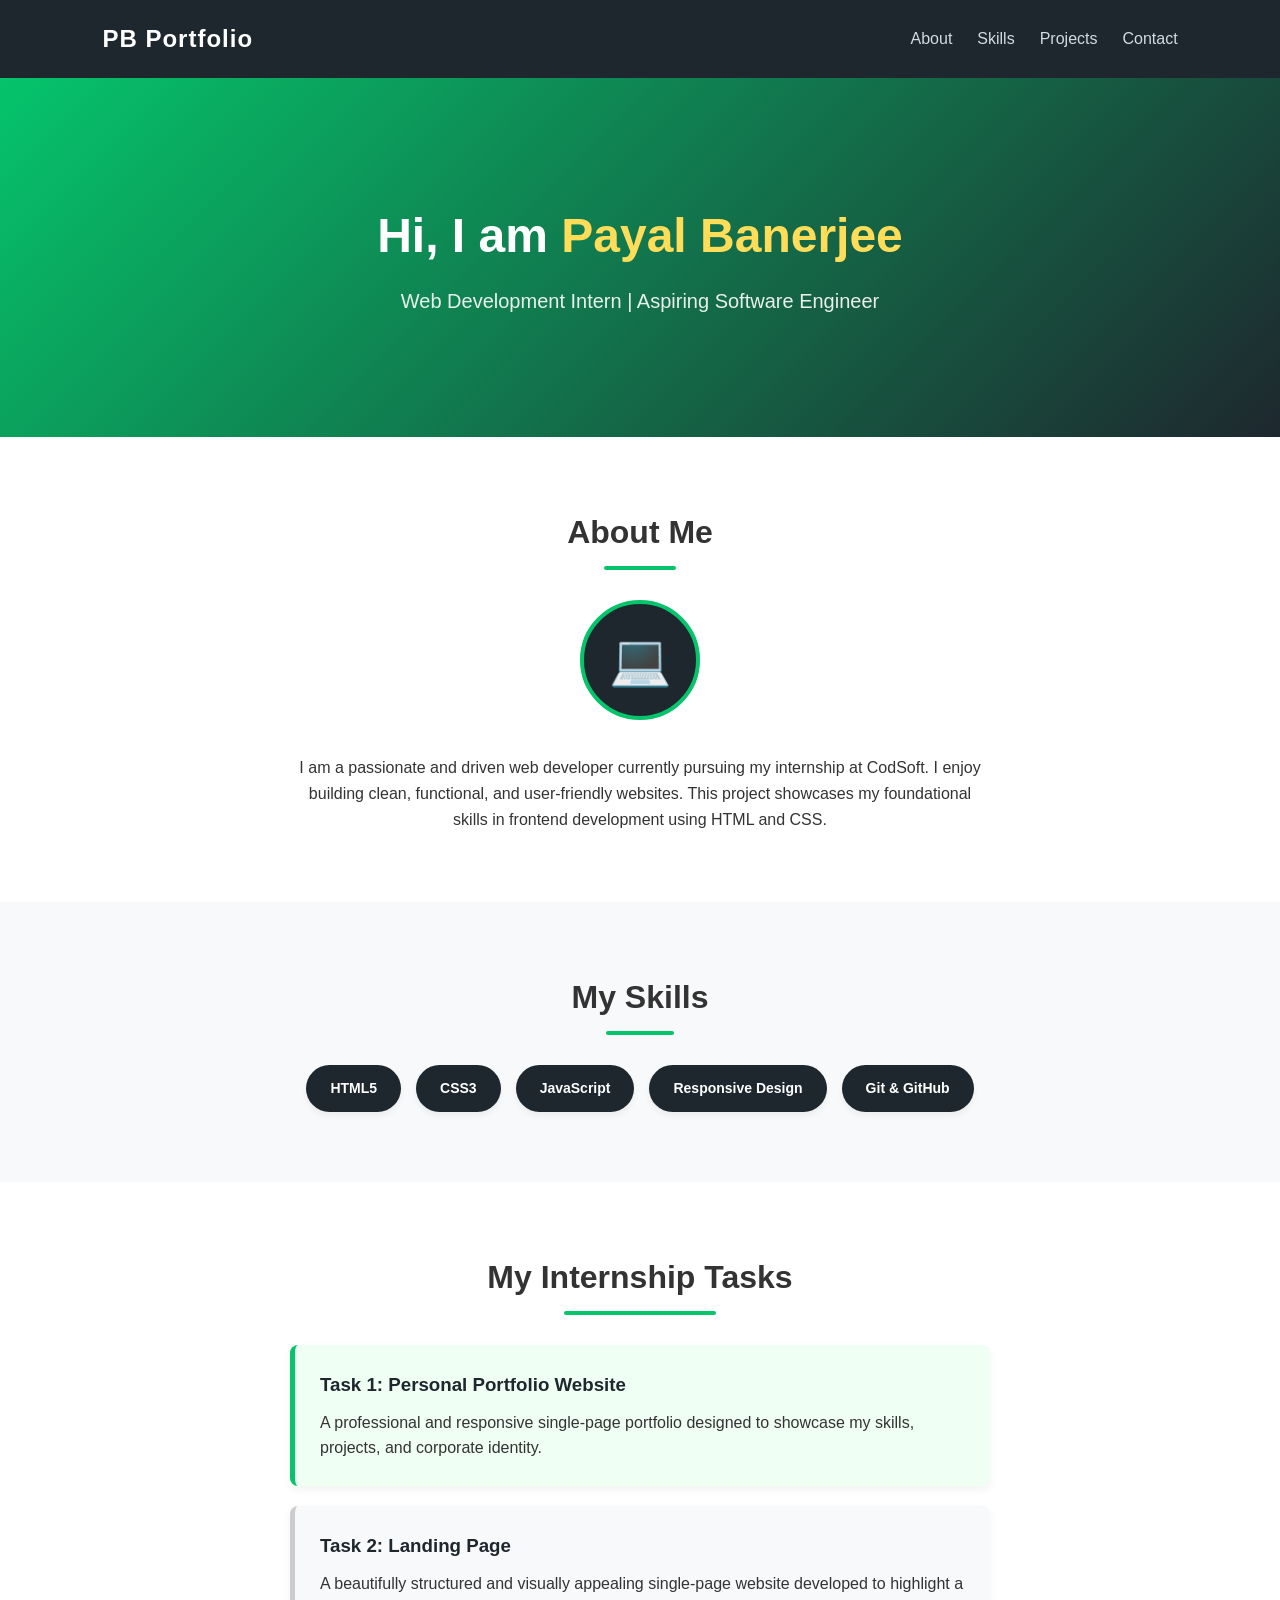
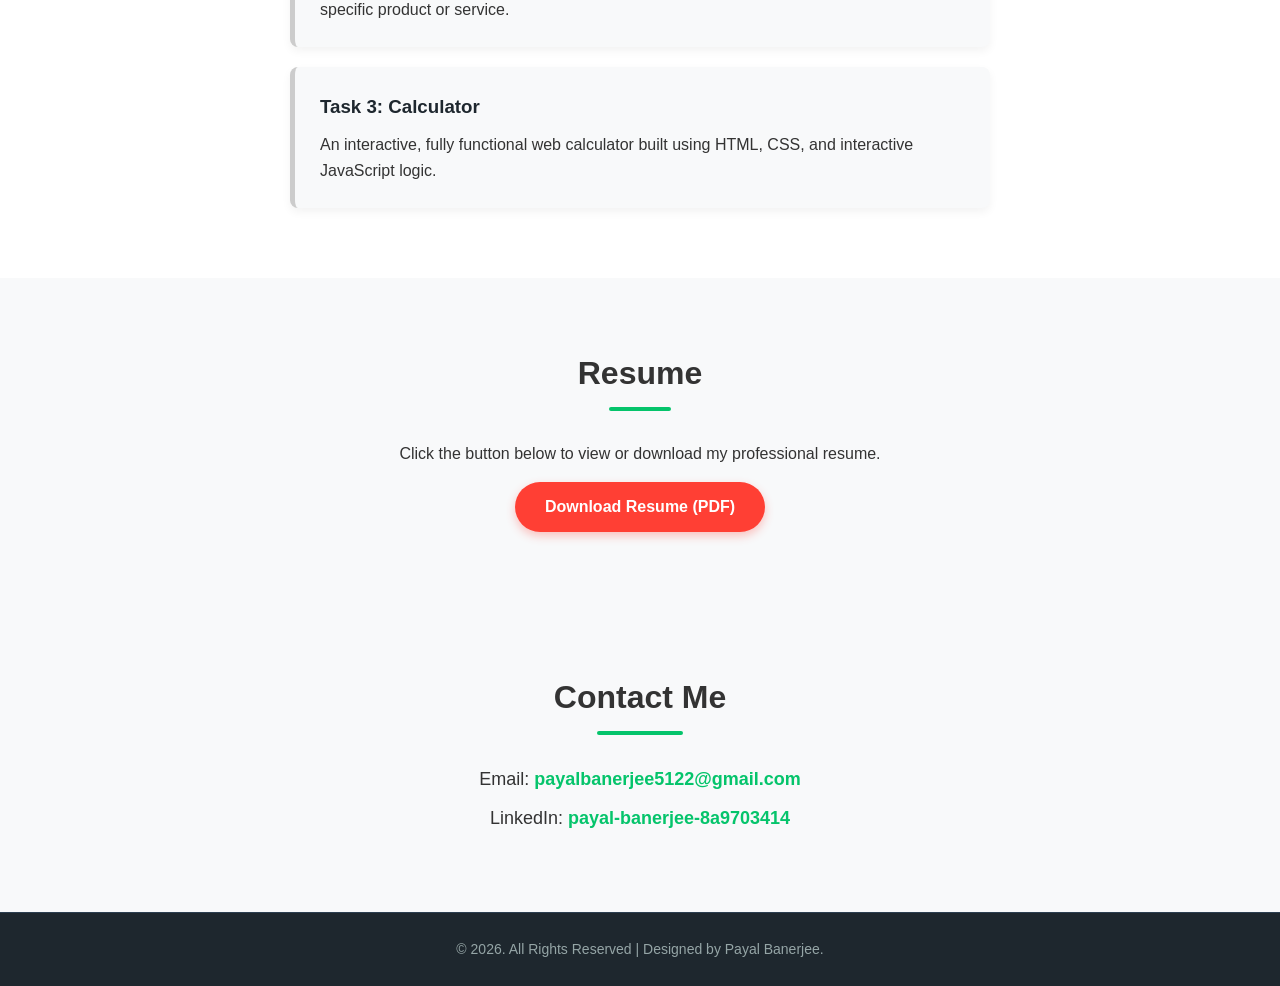
<file: index.html>
<!DOCTYPE html>
<html lang="en">
<head>
    <meta charset="UTF-8">
    <meta name="viewport" content="width=device-width, initial-scale=1.0">
    <title>Payal Banerjee | Portfolio</title>
    <link rel="stylesheet" href="style.css">
</head>
<body>

    <header>
        <div class="logo">PB Portfolio</div>
        <nav>
            <ul>
                <li><a href="#about">About</a></li>
                <li><a href="#skills">Skills</a></li>
                <li><a href="#projects">Projects</a></li>
                <li><a href="#contact">Contact</a></li>
            </ul>
        </nav>
    </header>

    <section class="hero">
        <h1>Hi, I am <span class="highlight">Payal Banerjee</span></h1>
        <p>Web Development Intern | Aspiring Software Engineer</p>
    </section>

    <section id="about" class="about">
        <h2>About Me</h2>
        <div class="about-content">
            <div class="profile-icon">💻</div>
            <p>I am a passionate and driven web developer currently pursuing my internship at CodSoft. I enjoy building clean, functional, and user-friendly websites. This project showcases my foundational skills in frontend development using HTML and CSS.</p>
        </div>
    </section>

    <section id="skills" class="skills">
        <h2>My Skills</h2>
        <div class="skills-list">
            <div class="skill-box">HTML5</div>
            <div class="skill-box">CSS3</div>
            <div class="skill-box">JavaScript</div>
            <div class="skill-box">Responsive Design</div>
            <div class="skill-box">Git & GitHub</div>
        </div>
    </section>

    <section id="projects" class="projects">
        <h2>My Internship Tasks</h2>
        <div class="project-container">
            <div class="project-card active-task">
                <h3>Task 1: Personal Portfolio Website</h3>
                <p>A professional and responsive single-page portfolio designed to showcase my skills, projects, and corporate identity.</p>
            </div>
            <div class="project-card">
                <h3>Task 2: Landing Page</h3>
                <p>A beautifully structured and visually appealing single-page website developed to highlight a specific product or service.</p>
            </div>
            <div class="project-card">
                <h3>Task 3: Calculator</h3>
                <p>An interactive, fully functional web calculator built using HTML, CSS, and interactive JavaScript logic.</p>
            </div>
        </div>
    </section>

    <section class="resume">
        <h2>Resume</h2>
        <p>Click the button below to view or download my professional resume.</p>
        <a href="my-resume.pdf" download class="btn">Download Resume (PDF)</a>
    </section>

    <section id="contact" class="contact">
        <h2>Contact Me</h2>
        <p>Email: <a href="mailto:payalbanerjee5122@gmail.com">payalbanerjee5122@gmail.com</a></p>
        <p>LinkedIn: <a href="https://www.linkedin.com/in/payal-banerjee-8a9703414" target="_blank">payal-banerjee-8a9703414</a></p>
    </section>

    <footer>
        <p>&copy; 2026. All Rights Reserved | Designed by Payal Banerjee.</p>
    </footer>

</body>
</html>
</file>
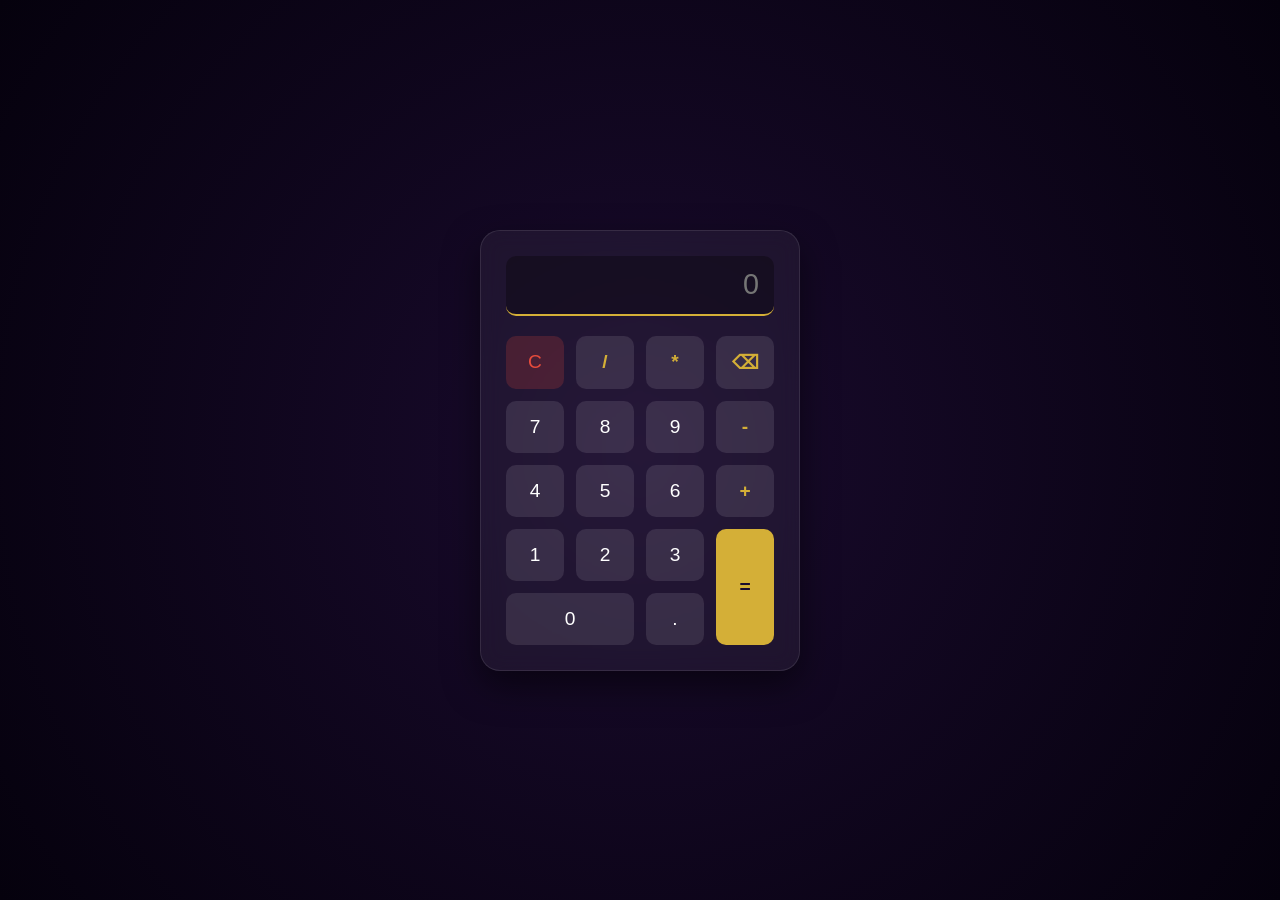
<file: calcu.html>
<!DOCTYPE html>
<html lang="en">
<head>
    <meta charset="UTF-8">
    <meta name="viewport" content="width=device-width, initial-scale=1.0">
    <title>AbhiYu Calculator</title>
    <link rel="stylesheet" href="calcu.css">
</head>
<body>
    <div class="calculator">
        <input type="text" id="display" readonly placeholder="0">
        <div class="buttons">
            <button class="btn clear" onclick="clearDisplay()">C</button>
            <button class="btn operator" onclick="appendValue('/')">/</button>
            <button class="btn operator" onclick="appendValue('*')">*</button>
            <button class="btn operator" onclick="deleteLast()">⌫</button>
            
            <button class="btn" onclick="appendValue('7')">7</button>
            <button class="btn" onclick="appendValue('8')">8</button>
            <button class="btn" onclick="appendValue('9')">9</button>
            <button class="btn operator" onclick="appendValue('-')">-</button>
            
            <button class="btn" onclick="appendValue('4')">4</button>
            <button class="btn" onclick="appendValue('5')">5</button>
            <button class="btn" onclick="appendValue('6')">6</button>
            <button class="btn operator" onclick="appendValue('+')">+</button>
            
            <button class="btn" onclick="appendValue('1')">1</button>
            <button class="btn" onclick="appendValue('2')">2</button>
            <button class="btn" onclick="appendValue('3')">3</button>
            <button class="btn equal" onclick="calculate()">=</button>
            
            <button class="btn zero" onclick="appendValue('0')">0</button>
            <button class="btn" onclick="appendValue('.')">.</button>
        </div>
    </div>
    <script src="calcu.js"></script>
</body>
</html>
</file>
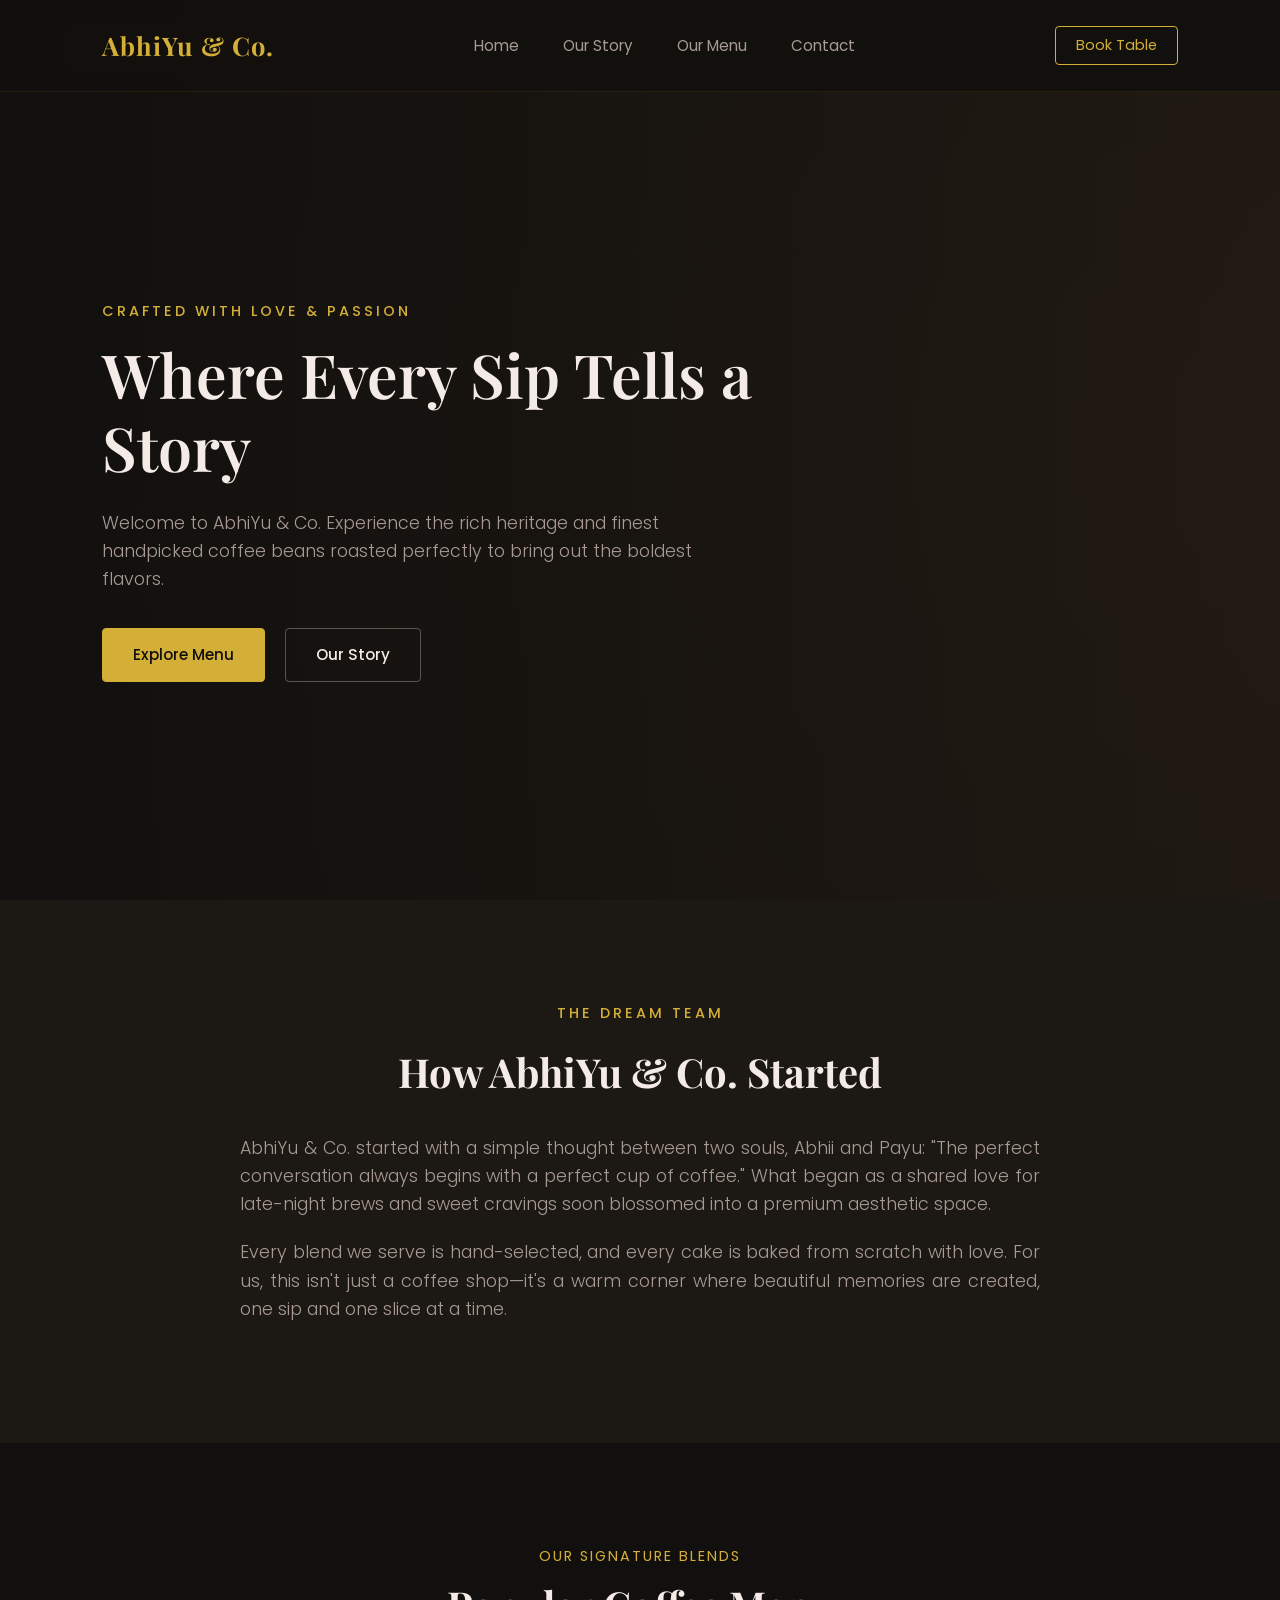
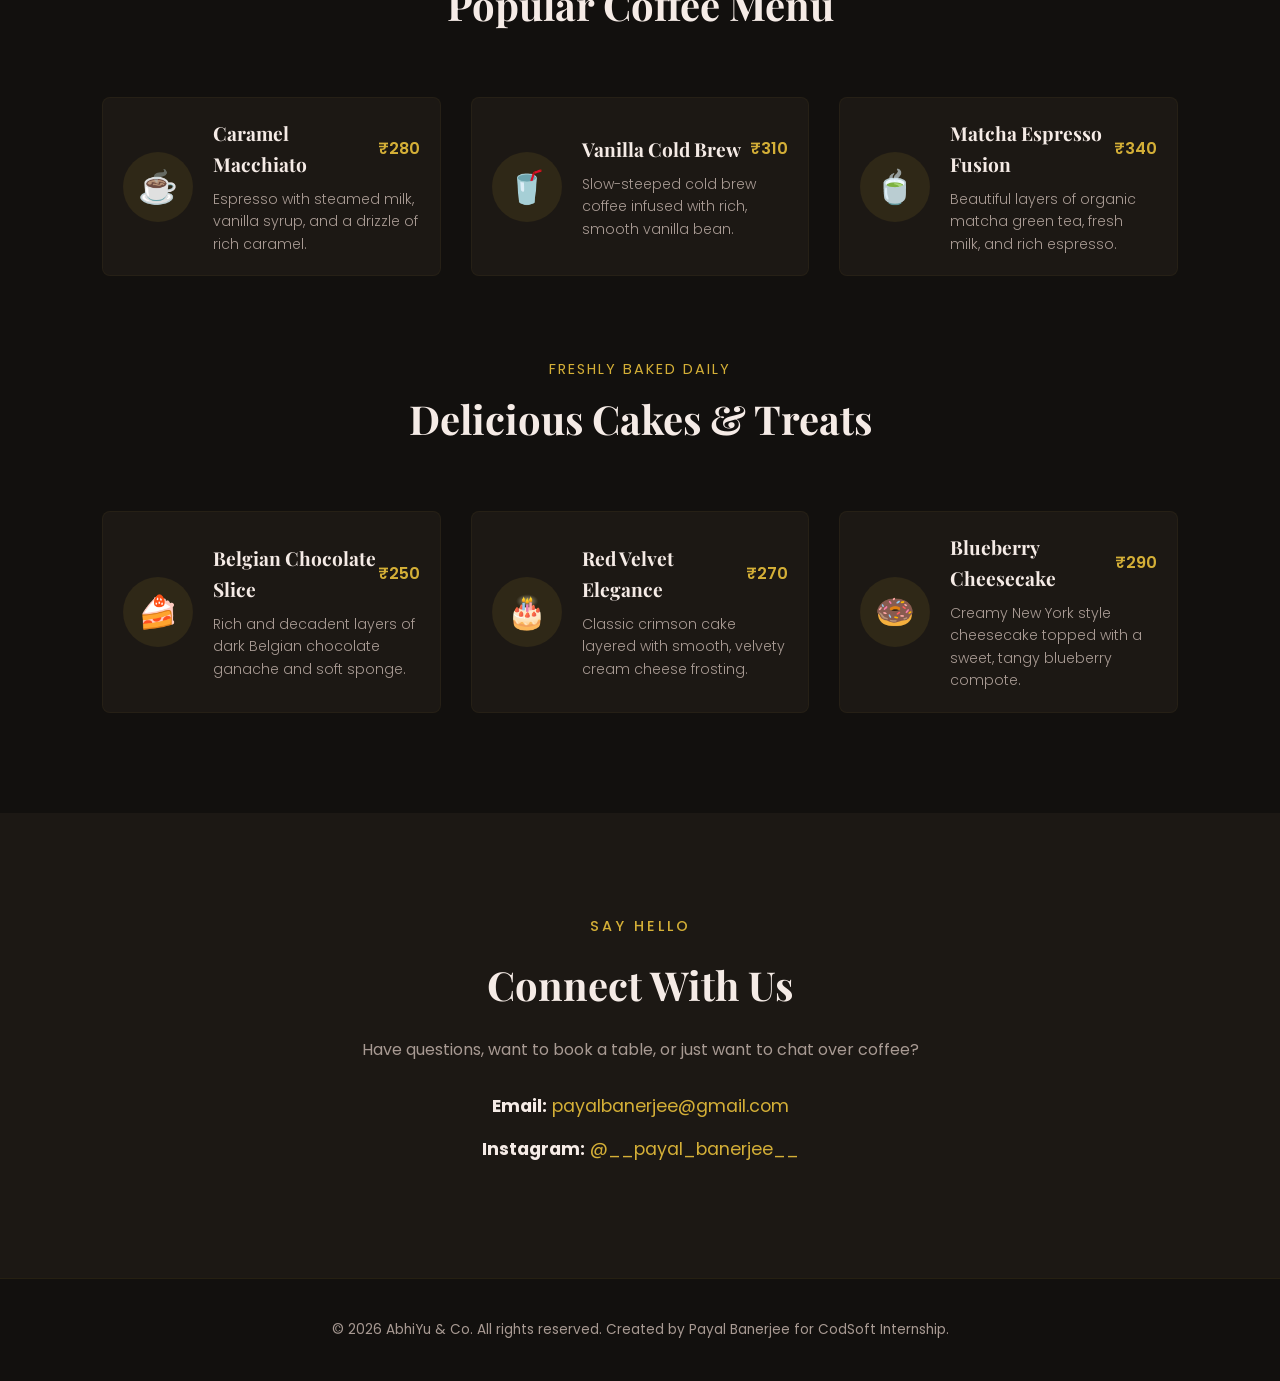
<file: landing.html>
<!DOCTYPE html>
<html lang="en">
<head>
    <meta charset="UTF-8">
    <meta name="viewport" content="width=device-width, initial-scale=1.0">
    <title>AbhiYu & Co. | Premium Coffee & Bakehouse</title>
    <link rel="preconnect" href="https://fonts.googleapis.com">
    <link rel="preconnect" href="https://fonts.gstatic.com" crossorigin>
    <link href="https://fonts.googleapis.com/css2?family=Playfair+Display:ital,wght@0,400..900;1,400..900&family=Poppins:wght@300;400;500;600&display=swap" rel="stylesheet">
    <link rel="stylesheet" href="landing.css">
</head>
<body>

    <header class="navbar">
        <div class="logo">AbhiYu & Co.</div>
        <nav class="nav-links">
            <a href="#home" class="active">Home</a>
            <a href="#about">Our Story</a>
            <a href="#menu">Our Menu</a>
            <a href="#contact">Contact</a>
        </nav>
        <button class="btn-nav">Book Table</button>
    </header>

    <section id="home" class="hero">
        <div class="hero-content">
            <span class="sub-title">Crafted with Love & Passion</span>
            <h1>Where Every Sip Tells a Story</h1>
            <p>Welcome to AbhiYu & Co. Experience the rich heritage and finest handpicked coffee beans roasted perfectly to bring out the boldest flavors.</p>
            <div class="hero-buttons">
                <a href="#menu" class="btn-primary">Explore Menu</a>
                <a href="#about" class="btn-secondary">Our Story</a>
            </div>
        </div>
    </section>

    <section id="about" class="story-section">
        <div class="story-container">
            <span class="sub-title">The Dream Team</span>
            <h2>How AbhiYu & Co. Started</h2>
            <p class="story-text">
                AbhiYu & Co. started with a simple thought between two souls, Abhii and Payu: "The perfect conversation always begins with a perfect cup of coffee." What began as a shared love for late-night brews and sweet cravings soon blossomed into a premium aesthetic space. 
            </p>
            <p class="story-text">
                Every blend we serve is hand-selected, and every cake is baked from scratch with love. For us, this isn't just a coffee shop—it's a warm corner where beautiful memories are created, one sip and one slice at a time.
            </p>
        </div>
    </section>

    <section id="menu" class="menu-section">
        <div class="section-header">
            <span>Our Signature Blends</span>
            <h2>Popular Coffee Menu</h2>
        </div>
        
        <div class="menu-grid">
            <div class="menu-item">
                <div class="menu-img-placeholder">☕</div>
                <div class="menu-info">
                    <div class="item-title-row">
                        <h3>Caramel Macchiato</h3>
                        <span class="price">₹280</span>
                    </div>
                    <p>Espresso with steamed milk, vanilla syrup, and a drizzle of rich caramel.</p>
                </div>
            </div>

            <div class="menu-item">
                <div class="menu-img-placeholder">🥤</div>
                <div class="menu-info">
                    <div class="item-title-row">
                        <h3>Vanilla Cold Brew</h3>
                        <span class="price">₹310</span>
                    </div>
                    <p>Slow-steeped cold brew coffee infused with rich, smooth vanilla bean.</p>
                </div>
            </div>

            <div class="menu-item">
                <div class="menu-img-placeholder">🍵</div>
                <div class="menu-info">
                    <div class="item-title-row">
                        <h3>Matcha Espresso Fusion</h3>
                        <span class="price">₹340</span>
                    </div>
                    <p>Beautiful layers of organic matcha green tea, fresh milk, and rich espresso.</p>
                </div>
            </div>
        </div>

        <div class="section-header" style="margin-top: 80px;">
            <span>Freshly Baked Daily</span>
            <h2>Delicious Cakes & Treats</h2>
        </div>

        <div class="menu-grid">
            <div class="menu-item">
                <div class="menu-img-placeholder">🍰</div>
                <div class="menu-info">
                    <div class="item-title-row">
                        <h3>Belgian Chocolate Slice</h3>
                        <span class="price">₹250</span>
                    </div>
                    <p>Rich and decadent layers of dark Belgian chocolate ganache and soft sponge.</p>
                </div>
            </div>

            <div class="menu-item">
                <div class="menu-img-placeholder">🎂</div>
                <div class="menu-info">
                    <div class="item-title-row">
                        <h3>Red Velvet Elegance</h3>
                        <span class="price">₹270</span>
                    </div>
                    <p>Classic crimson cake layered with smooth, velvety cream cheese frosting.</p>
                </div>
            </div>

            <div class="menu-item">
                <div class="menu-img-placeholder">🍩</div>
                <div class="menu-info">
                    <div class="item-title-row">
                        <h3>Blueberry Cheesecake</h3>
                        <span class="price">₹290</span>
                    </div>
                    <p>Creamy New York style cheesecake topped with a sweet, tangy blueberry compote.</p>
                </div>
            </div>
        </div>
    </section>

    <section id="contact" class="contact-section">
        <div class="contact-box">
            <span class="sub-title">Say Hello</span>
            <h2>Connect With Us</h2>
            <p>Have questions, want to book a table, or just want to chat over coffee?</p>
            <div class="contact-details">
                <p><strong>Email:</strong> <a href="mailto:payalbanerjee@gmail.com">payalbanerjee@gmail.com</a></p>
                <p><strong>Instagram:</strong> <a href="https://instagram.com/__payal_banerjee__" target="_blank">@__payal_banerjee__</a></p>
            </div>
        </div>
    </section>

    <footer>
        <p>&copy; 2026 AbhiYu & Co. All rights reserved. Created by Payal Banerjee for CodSoft Internship.</p>
    </footer>

</body>
</html>
</file>
<file: style.css>
* {
    margin: 0;
    padding: 0;
    box-sizing: border-box;
    font-family: 'Segoe UI', Tahoma, Geneva, Verdana, sans-serif;
}

body {
    background-color: #f8f9fa;
    color: #333;
    line-height: 1.6;
}

/* Header & Navigation */
header {
    background-color: #1e272e;
    color: white;
    display: flex;
    justify-content: space-between;
    align-items: center;
    padding: 20px 8%;
    position: sticky;
    top: 0;
    z-index: 1000;
}

header .logo {
    font-size: 24px;
    font-weight: bold;
    letter-spacing: 1px;
}

header nav ul {
    list-style: none;
    display: flex;
}

header nav ul li {
    margin-left: 25px;
}

header nav ul li a {
    color: #d2dae2;
    text-decoration: none;
    font-weight: 500;
    transition: color 0.3s ease;
}

header nav ul li a:hover {
    color: #05c46b;
}

/* Sections Global Layout */
section {
    padding: 70px 8%;
    text-align: center;
}

/* Hero Section */
.hero {
    background: linear-gradient(135deg, #05c46b, #1e272e);
    color: white;
    padding: 120px 8%;
}

.hero h1 {
    font-size: 48px;
    margin-bottom: 10px;
}

.hero .highlight {
    color: #ffdd59;
}

.hero p {
    font-size: 20px;
    opacity: 0.9;
}

/* About Section */
.about {
    background-color: white;
}

.about h2, .skills h2, .projects h2, .resume h2, .contact h2 {
    font-size: 32px;
    margin-bottom: 30px;
    position: relative;
    display: inline-block;
}

.about h2::after, .skills h2::after, .projects h2::after, .resume h2::after, .contact h2::after {
    content: '';
    display: block;
    width: 50%;
    height: 4px;
    background-color: #05c46b;
    margin: 8px auto 0 auto;
    border-radius: 2px;
}

.about-content {
    display: flex;
    flex-direction: column;
    align-items: center;
    max-width: 700px;
    margin: 0 auto;
    gap: 20px;
}

/* Icon Styling instead of Photo */
.profile-icon {
    width: 120px;
    height: 120px;
    background-color: #1e272e;
    font-size: 50px;
    display: flex;
    justify-content: center;
    align-items: center;
    border-radius: 50%;
    border: 4px solid #05c46b;
    margin-bottom: 15px;
}

/* Skills Section */
.skills-list {
    display: flex;
    justify-content: center;
    gap: 15px;
    flex-wrap: wrap;
    max-width: 800px;
    margin: 0 auto;
}

.skill-box {
    background-color: #1e272e;
    color: white;
    padding: 12px 24px;
    border-radius: 25px;
    font-weight: bold;
    font-size: 14px;
    box-shadow: 0 4px 6px rgba(0,0,0,0.05);
}

/* Projects Section */
.projects {
    background-color: white;
}

.project-container {
    display: flex;
    flex-direction: column;
    gap: 20px;
    max-width: 700px;
    margin: 0 auto;
}

.project-card {
    background-color: #f8f9fa;
    padding: 25px;
    border-radius: 8px;
    text-align: left;
    border-left: 5px solid #ccc;
    box-shadow: 0 4px 10px rgba(0,0,0,0.05);
}

/* Highlighting Current Task 1 */
.project-card.active-task {
    border-left: 5px solid #05c46b;
    background-color: #f0fff4;
}

.project-card h3 {
    margin-bottom: 10px;
    color: #1e272e;
}

/* Button */
.btn {
    display: inline-block;
    background-color: #ff3f34;
    color: white;
    padding: 12px 30px;
    text-decoration: none;
    border-radius: 25px;
    margin-top: 15px;
    font-weight: bold;
    box-shadow: 0 4px 10px rgba(255, 63, 52, 0.3);
    transition: background 0.3s ease;
}

.btn:hover {
    background-color: #e12d24;
}

/* Contact Section */
.contact p {
    font-size: 18px;
    margin-bottom: 10px;
}

.contact a {
    color: #05c46b;
    text-decoration: none;
    font-weight: bold;
}

/* Footer */
footer {
    background-color: #1e272e;
    color: #95a5a6;
    text-align: center;
    padding: 25px;
    font-size: 14px;
    border-top: 1px solid #2c3e50;
}
</file>
<file: calcu.css>
* {
    margin: 0;
    padding: 0;
    box-sizing: border-box;
    font-family: 'Poppins', sans-serif;
}

body {
    display: flex;
    justify-content: center;
    align-items: center;
    min-height: 100vh;
    background: radial-gradient(circle, #1a0b2e, #05010d);
}

.calculator {
    background: rgba(255, 255, 255, 0.05);
    backdrop-filter: blur(10px);
    border: 1px solid rgba(255, 255, 255, 0.1);
    padding: 25px;
    border-radius: 20px;
    box-shadow: 0 15px 35px rgba(0, 0, 0, 0.5);
    width: 320px;
}

#display {
    width: 100%;
    height: 60px;
    background: rgba(0, 0, 0, 0.3);
    border: none;
    outline: none;
    border-radius: 10px;
    color: #fff;
    text-align: right;
    padding: 15px;
    font-size: 1.8rem;
    margin-bottom: 20px;
    border-bottom: 2px solid #d4af37;
}

.buttons {
    display: grid;
    grid-template-columns: repeat(4, 1fr);
    gap: 12px;
}

.btn {
    padding: 15px;
    font-size: 1.2rem;
    border: none;
    border-radius: 10px;
    cursor: pointer;
    background: rgba(255, 255, 255, 0.1);
    color: #fff;
    transition: all 0.2s ease;
}

.btn:hover {
    background: rgba(255, 255, 255, 0.2);
    transform: translateY(-2px);
}

.operator {
    color: #d4af37;
    font-weight: bold;
}

.clear {
    background: rgba(231, 76, 60, 0.2);
    color: #e74c3c;
}

.equal {
    grid-row: span 2;
    background: #d4af37;
    color: #1a0b2e;
    font-weight: bold;
}

.equal:hover {
    background: #f1c40f;
}

.zero {
    grid-column: span 2;
}
</file>
<file: landing.css>
/* --- Global Reset & Aesthetic Variables --- */
:root {
    --bg-dark: #12100E;       /* Luxurious Matte Dark Brown/Black */
    --surface: #1C1814;       /* Lighter Coffee tone for sections */
    --accent: #D4AF37;        /* Elegant Antique Gold */
    --text-main: #F5EBE6;     /* Off-white soft text */
    --text-muted: #A89A93;    /* Muted warm grey text */
    --font-heading: 'Playfair Display', serif;
    --font-body: 'Poppins', sans-serif;
    --transition: all 0.3s cubic-bezier(0.25, 0.8, 0.25, 1);
}

* {
    margin: 0;
    padding: 0;
    box-sizing: border-box;
    scroll-behavior: smooth;
}

body {
    background-color: var(--bg-dark);
    color: var(--text-main);
    font-family: var(--font-body);
    line-height: 1.6;
}

/* --- Header / Navigation Bar --- */
.navbar {
    display: flex;
    justify-content: space-between;
    align-items: center;
    padding: 25px 8%;
    background-color: rgba(18, 16, 14, 0.95);
    position: fixed;
    top: 0;
    width: 100%;
    z-index: 1000;
    border-bottom: 1px solid rgba(212, 175, 55, 0.1);
    backdrop-filter: blur(10px);
}

.logo {
    font-family: var(--font-heading);
    font-size: 1.6rem;
    font-weight: 700;
    color: var(--accent);
    letter-spacing: 1px;
}

.nav-links a {
    text-decoration: none;
    color: var(--text-muted);
    margin: 0 20px;
    font-weight: 400;
    font-size: 0.95rem;
    transition: var(--transition);
}

.nav-links a:hover {
    color: var(--accent);
}

.btn-nav {
    background: transparent;
    border: 1px solid var(--accent);
    color: var(--accent);
    padding: 8px 20px;
    font-family: var(--font-body);
    font-size: 0.9rem;
    cursor: pointer;
    border-radius: 4px;
    transition: var(--transition);
}

.btn-nav:hover {
    background: var(--accent);
    color: var(--bg-dark);
}

/* --- Hero Section --- */
.hero {
    height: 100vh;
    display: flex;
    align-items: center;
    padding: 0 8%;
    background: linear-gradient(to right, rgba(18, 16, 14, 0.95), rgba(28, 24, 20, 0.7)), 
                radial-gradient(circle at right, #332211 0%, #12100E 100%);
    padding-top: 80px;
}

.hero-content {
    max-width: 650px;
}

.sub-title {
    color: var(--accent);
    font-size: 0.9rem;
    text-transform: uppercase;
    letter-spacing: 3px;
    display: inline-block;
    margin-bottom: 15px;
    font-weight: 500;
}

.hero h1 {
    font-family: var(--font-heading);
    font-size: 3.8rem;
    line-height: 1.2;
    margin-bottom: 25px;
    font-weight: 600;
}

.hero p {
    color: var(--text-muted);
    font-size: 1.1rem;
    margin-bottom: 35px;
    font-weight: 300;
}

.hero-buttons {
    display: flex;
    gap: 20px;
}

.btn-primary {
    background-color: var(--accent);
    color: var(--bg-dark);
    text-decoration: none;
    padding: 14px 30px;
    font-weight: 500;
    font-size: 0.95rem;
    border-radius: 4px;
    transition: var(--transition);
    border: 1px solid var(--accent);
}

.btn-primary:hover {
    background-color: transparent;
    color: var(--accent);
    transform: translateY(-3px);
}

.btn-secondary {
    border: 1px solid rgba(245, 235, 230, 0.3);
    color: var(--text-main);
    text-decoration: none;
    padding: 14px 30px;
    font-weight: 500;
    font-size: 0.95rem;
    border-radius: 4px;
    transition: var(--transition);
}

.btn-secondary:hover {
    border-color: var(--text-main);
    transform: translateY(-3px);
}

/* --- Story Section --- */
.story-section {
    padding: 100px 8%;
    background-color: var(--surface);
    text-align: center;
}

.story-container {
    max-width: 800px;
    margin: 0 auto;
}

.story-section h2 {
    font-family: var(--font-heading);
    font-size: 2.5rem;
    margin-bottom: 30px;
}

.story-text {
    color: var(--text-muted);
    font-size: 1.1rem;
    margin-bottom: 20px;
    font-weight: 300;
    text-align: justify;
    text-justify: inter-word;
}

/* --- Menu Section --- */
.menu-section {
    padding: 100px 8%;
}

.section-header {
    text-align: center;
    margin-bottom: 60px;
}

.section-header span {
    color: var(--accent);
    font-size: 0.9rem;
    text-transform: uppercase;
    letter-spacing: 2px;
}

.section-header h2 {
    font-family: var(--font-heading);
    font-size: 2.5rem;
    margin-top: 5px;
}

.menu-grid {
    display: grid;
    grid-template-columns: repeat(auto-fit, minmax(320px, 1fr));
    gap: 30px;
}

.menu-item {
    background-color: var(--surface);
    border-radius: 8px;
    overflow: hidden;
    display: flex;
    align-items: center;
    padding: 20px;
    border: 1px solid rgba(212, 175, 55, 0.05);
    transition: var(--transition);
}

.menu-item:hover {
    transform: translateY(-5px);
    border-color: rgba(212, 175, 55, 0.2);
}

.menu-img-placeholder {
    width: 70px;
    height: 70px;
    background-color: rgba(212, 175, 55, 0.1);
    border-radius: 50%;
    display: flex;
    align-items: center;
    justify-content: center;
    font-size: 2rem;
    margin-right: 20px;
    flex-shrink: 0;
}

.menu-info {
    flex-grow: 1;
}

.item-title-row {
    display: flex;
    justify-content: space-between;
    align-items: center;
    margin-bottom: 8px;
}

.item-title-row h3 {
    font-family: var(--font-heading);
    font-size: 1.2rem;
}

.item-title-row .price {
    color: var(--accent);
    font-weight: 600;
}

.menu-info p {
    color: var(--text-muted);
    font-size: 0.88rem;
    font-weight: 300;
}

/* --- Contact Section --- */
.contact-section {
    padding: 100px 8%;
    background-color: var(--surface);
    text-align: center;
}

.contact-box {
    max-width: 600px;
    margin: 0 auto;
}

.contact-box h2 {
    font-family: var(--font-heading);
    font-size: 2.5rem;
    margin-bottom: 20px;
}

.contact-box p {
    color: var(--text-muted);
    margin-bottom: 30px;
}

.contact-details p {
    font-size: 1.1rem;
    margin-bottom: 15px;
    color: var(--text-main);
}

.contact-details a {
    color: var(--accent);
    text-decoration: none;
    transition: var(--transition);
}

.contact-details a:hover {
    text-decoration: underline;
}

/* --- Footer --- */
footer {
    text-align: center;
    padding: 40px;
    background-color: var(--bg-dark);
    border-top: 1px solid rgba(212, 175, 55, 0.1);
}

footer p {
    color: var(--text-muted);
    font-size: 0.85rem;
}

/* --- Responsive Adjustments --- */
@media (max-width: 768px) {
    .navbar { padding: 20px 5%; }
    .nav-links { display: none; } 
    .hero h1 { font-size: 2.5rem; }
    .hero { padding: 0 5%; }
    .menu-section, .story-section, .contact-section { padding: 60px 5%; }
}
</file>
